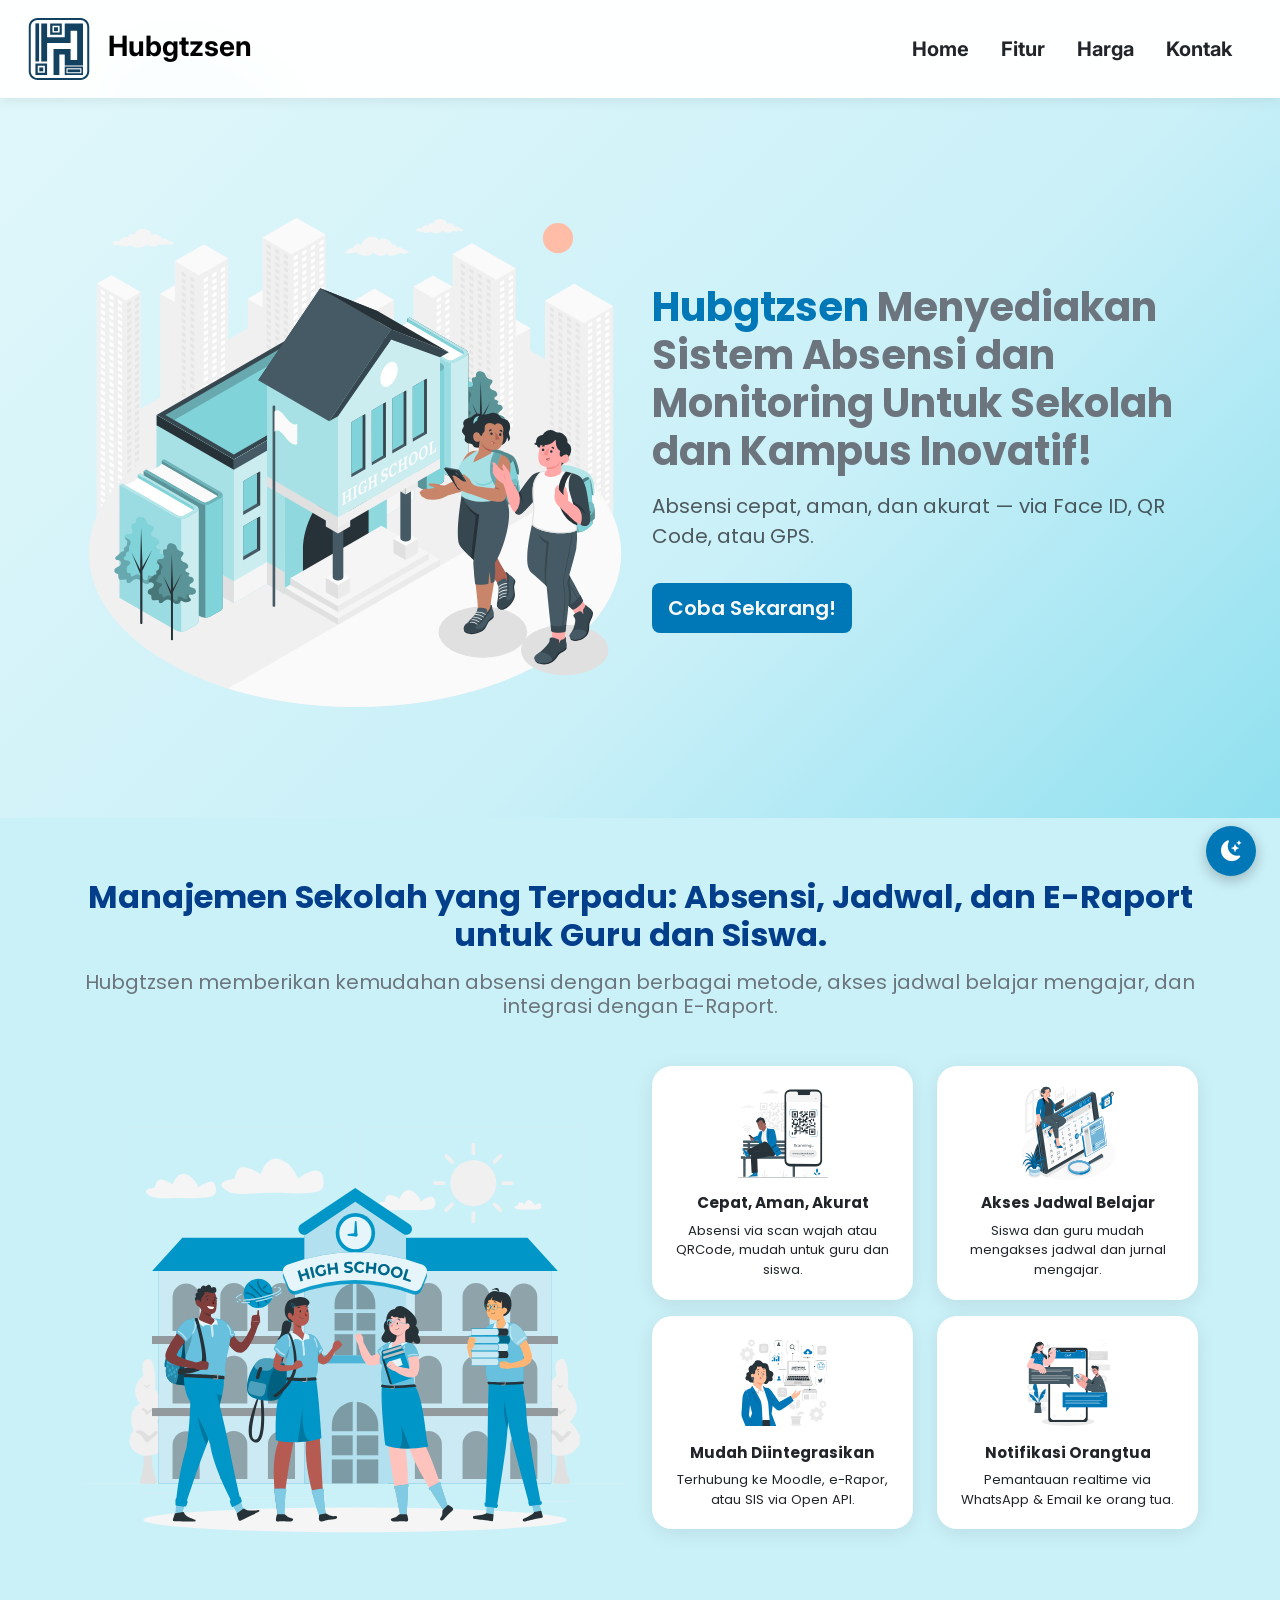
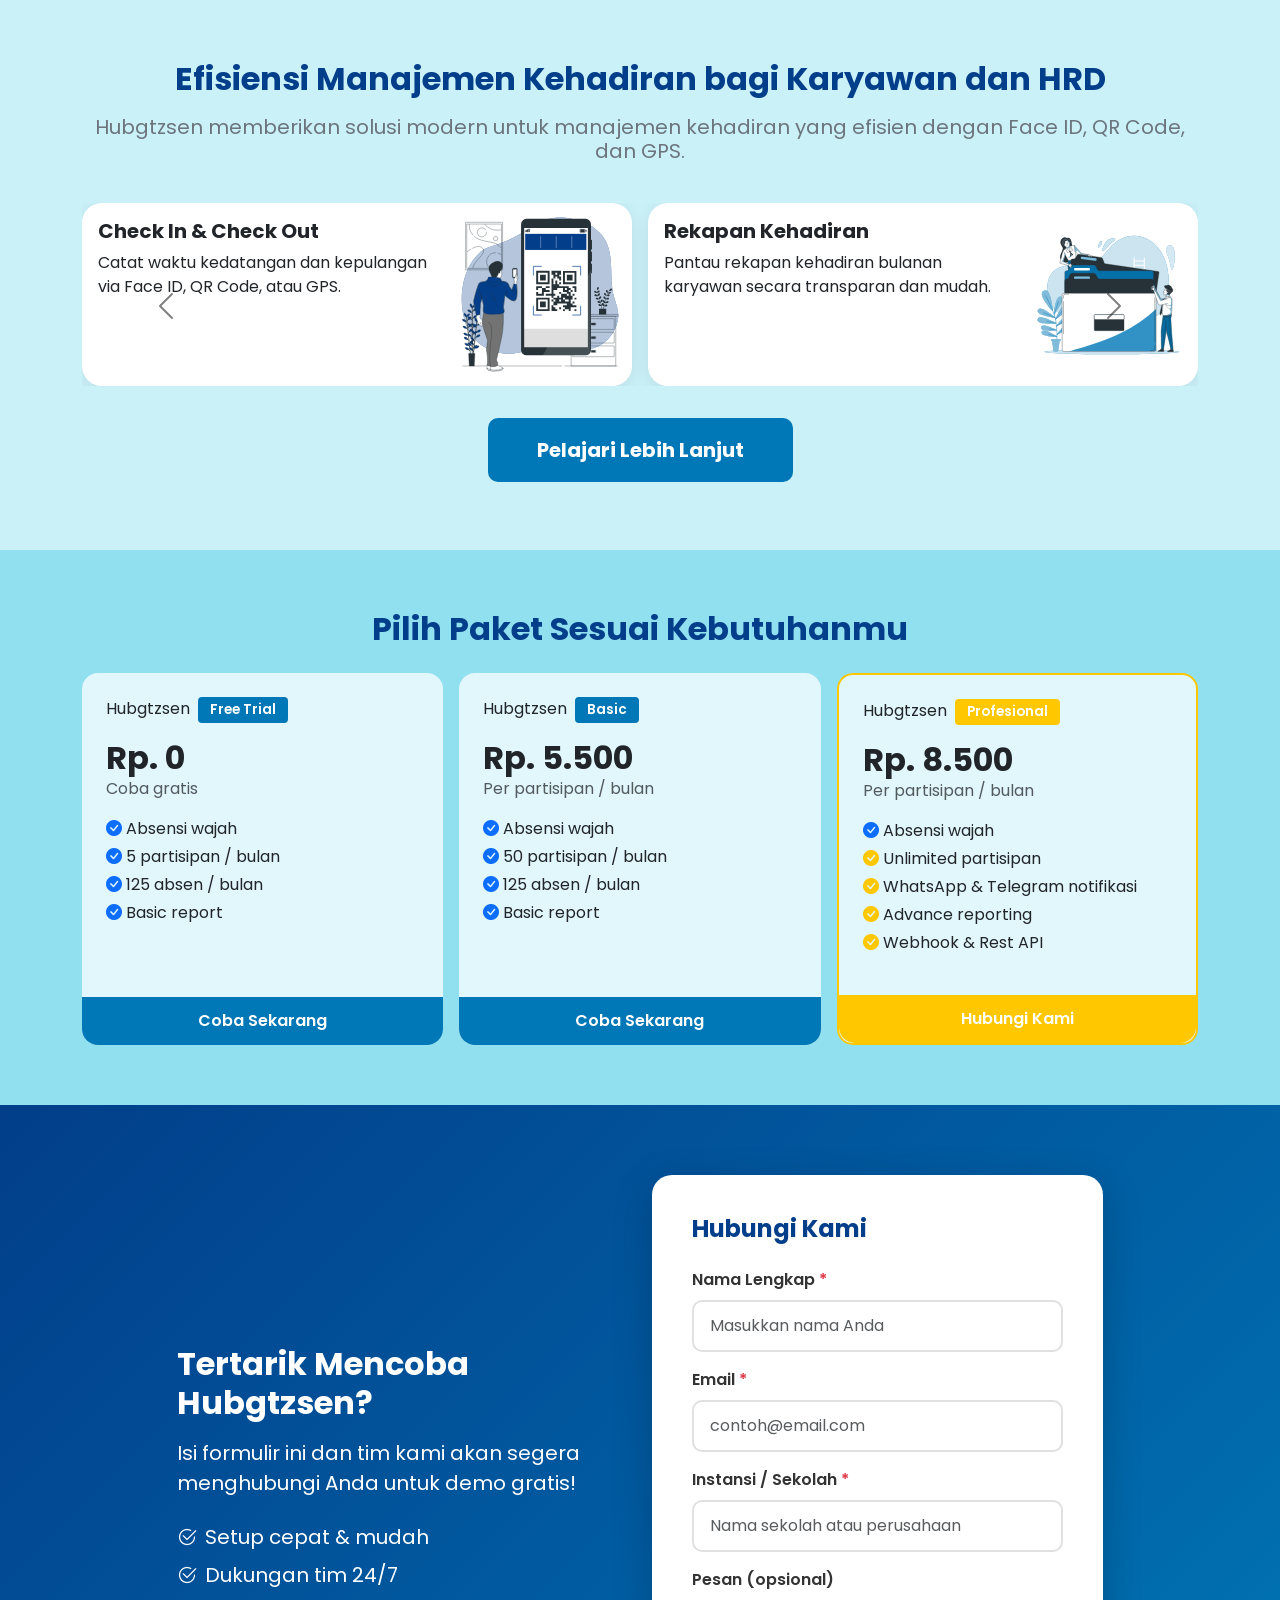
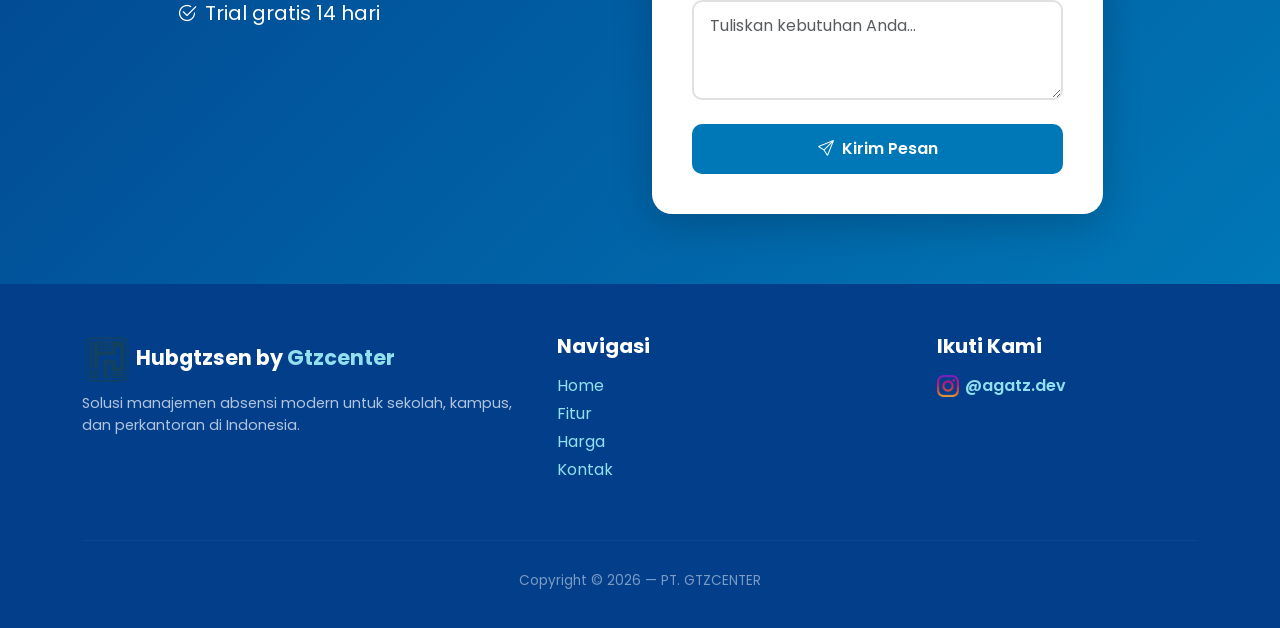
<file: index.html>
<!DOCTYPE html>
<html lang="id">

<head>
  <meta charset="UTF-8">
  <meta name="viewport" content="width=device-width, initial-scale=1.0">
  <title>Hubgtzsen</title>
  <link rel="icon" type="image/png" href="img/logo_hubgtzsen-ec9879fc.svg">
  <link rel="shortcut icon" href="img/logo_hubgtzsen-ec9879fc.svg" type="image/svg+xml">
  <meta name="description"
    content="Hubgtzsen adalah sistem absensi modern untuk sekolah, kampus, dan perusahaan dengan fitur Face ID, QR Code, dan GPS.">
  <meta name="keywords"
    content="absensi sekolah, absensi qr code, absensi face id, absensi kampus, absensi perusahaan, hubgtzsen, absen">
  <meta name="author" content="GTZCENTER">
  <meta name="robots" content="index, follow">
  <meta property="og:title" content="Hubgtzsen">
  <meta property="og:description"
    content="Sistem absensi modern dengan Face ID, QR Code, dan GPS untuk sekolah dan perusahaan.">
  <meta property="og:image"
    content="https://hubgtzsen.agatz.my.id/img/logo_hubgtzsen-ec9879fc.png">
  <meta property="og:url" content="https://hubgtzsen.agatz.my.id">
  <meta property="og:type" content="website">
  <meta property="og:site_name" content="Hubgtzsen">
  <meta name="twitter:card" content="summary_large_image">
  <meta name="twitter:title" content="Hubgtzsen">
  <meta name="twitter:description"
    content="Sistem absensi modern dengan Face ID, QR Code, dan GPS.">
  <meta name="twitter:image"
    content="https://hubgtzsen.agatz.my.id/img/logo_hubgtzsen-ec9879fc.png">
  <link href="https://cdn.jsdelivr.net/npm/bootstrap@5.3.2/dist/css/bootstrap.min.css" rel="stylesheet"
    integrity="sha384-T3c6CoIi6uLrA9TneNEoa7RxnatzjcDSCmG1MXxSR1GAsXEV/Dwwykc2MPK8M2HN" crossorigin="anonymous">
  <link rel="stylesheet" href="https://cdn.jsdelivr.net/npm/bootstrap-icons@1.11.2/font/bootstrap-icons.min.css">
  <link rel="preconnect" href="https://fonts.googleapis.com">
  <link rel="preconnect" href="https://fonts.gstatic.com" crossorigin>
  <link href="https://fonts.googleapis.com/css2?family=Inter:wght@400;600;700&family=Poppins:wght@300;400;500;600;700;800&display=swap" rel="stylesheet">
  <link rel="stylesheet" href="style.css">
</head>

<body>
  <header>
    <nav class="navbar navbar-expand-lg" aria-label="Navigasi utama">
      <div class="container-fluid ps-4 pe-4">
        <a class="navbar-brand fw-bold fs-3" href="#home">
          <img src="img/logo_hubgtzsen-ec9879fc.svg" id="logo-navbar" class="me-2" alt="Logo Hubgtzsen">
          Hubgtzsen
        </a>
        <button class="navbar-toggler" type="button" data-bs-toggle="collapse" data-bs-target="#navbarNav"
          aria-controls="navbarNav" aria-expanded="false" aria-label="Toggle navigasi">
          <span class="navbar-toggler-icon"></span>
        </button>
        <div class="collapse navbar-collapse" id="navbarNav">
          <div class="navbar-nav ms-auto fw-bold fs-5">
            <a class="nav-link text-dark" href="#home">Home</a>
            <a class="nav-link text-dark mx-3" href="#fitur">Fitur</a>
            <a class="nav-link text-dark" href="#harga">Harga</a>
            <a class="nav-link text-dark mx-3" href="#kontak">Kontak</a>
          </div>
        </div>
      </div>
    </nav>
  </header>
 
  <main>
    <section id="home" aria-labelledby="hero-heading">
      <div class="container">
        <div class="row align-items-center">
          <div class="col-md-6 mb-4 mb-md-0">
            <img src="img/High School-amico.svg" alt="Ilustrasi sekolah modern" class="img-fluid">
          </div>
          <div class="col-md-6">
            <h1 class="content-kanan text-secondary fw-bold fs-1" id="hero-heading">
              <span>Hubgtzsen</span> Menyediakan Sistem Absensi dan Monitoring Untuk Sekolah dan Kampus Inovatif!
            </h1>
            <p class="mt-3 text-muted fs-5" style="font-family:'Poppins',sans-serif;">
              Absensi cepat, aman, dan akurat — via Face ID, QR Code, atau GPS.
            </p>
            <button type="button" class="btn text-light mt-3 fs-5" id="btn-coba-sekarang"
              onclick="scrollToKontak()">
              Coba Sekarang!
            </button>
          </div>
        </div>
      </div>
    </section>
    
    <section id="fitur" aria-labelledby="fitur-heading">
      <div class="container">
        <h2 class="text-center fw-bold mb-3" id="fitur-heading">
          Manajemen Sekolah yang Terpadu: Absensi, Jadwal, dan E-Raport untuk Guru dan Siswa.
        </h2>
        <h3 class="text-center mt-2 mb-5 fw-normal fs-5 text-secondary">
          Hubgtzsen memberikan kemudahan absensi dengan berbagai metode, akses jadwal belajar mengajar, dan integrasi dengan E-Raport.
        </h3>

        <div class="row mt-3 mb-5">
          <div class="col-md-6 mb-4 mb-md-0">
            <img src="img/school.svg" class="img-fluid" alt="Ilustrasi sekolah">
          </div>
          <div class="col-md-6">
            <div class="row">
              <div class="col-6 mb-3">
                <div class="card feature-card text-center p-3 h-100">
                  <img src="img/qr-school.svg" alt="QR School" class="mx-auto mb-2" style="width:100px;">
                  <div class="card-body p-1">
                    <h5 class="card-title fw-bold" style="font-size:0.95rem;">Cepat, Aman, Akurat</h5>
                    <p class="card-text" style="font-size:0.82rem;">Absensi via scan wajah atau QRCode, mudah untuk guru dan siswa.</p>
                  </div>
                </div>
              </div>
              <div class="col-6 mb-3">
                <div class="card feature-card text-center p-3 h-100">
                  <img src="img/schedule.svg" alt="Jadwal" class="mx-auto mb-2" style="width:100px;">
                  <div class="card-body p-1">
                    <h5 class="card-title fw-bold" style="font-size:0.95rem;">Akses Jadwal Belajar</h5>
                    <p class="card-text" style="font-size:0.82rem;">Siswa dan guru mudah mengakses jadwal dan jurnal mengajar.</p>
                  </div>
                </div>
              </div>
              <div class="col-6 mb-3">
                <div class="card feature-card text-center p-3 h-100">
                  <img src="img/integration.svg" alt="Integrasi" class="mx-auto mb-2" style="width:100px;">
                  <div class="card-body p-1">
                    <h5 class="card-title fw-bold" style="font-size:0.95rem;">Mudah Diintegrasikan</h5>
                    <p class="card-text" style="font-size:0.82rem;">Terhubung ke Moodle, e-Rapor, atau SIS via Open API.</p>
                  </div>
                </div>
              </div>
              <!-- Card 4 -->
              <div class="col-6 mb-3">
                <div class="card feature-card text-center p-3 h-100">
                  <img src="img/message.svg" alt="Notifikasi" class="mx-auto mb-2" style="width:100px;">
                  <div class="card-body p-1">
                    <h5 class="card-title fw-bold" style="font-size:0.95rem;">Notifikasi Orangtua</h5>
                    <p class="card-text" style="font-size:0.82rem;">Pemantauan realtime via WhatsApp & Email ke orang tua.</p>
                  </div>
                </div>
              </div>
            </div>
          </div>
        </div>

        <div class="row mt-4 mb-3">
          <h2 class="text-center fw-bold" style="color:#023E8A;">Efisiensi Manajemen Kehadiran bagi Karyawan dan HRD</h2>
          <h3 class="text-center mt-2 mb-4 fw-normal fs-5 text-secondary">
            Hubgtzsen memberikan solusi modern untuk manajemen kehadiran yang efisien dengan Face ID, QR Code, dan GPS.
          </h3>
        </div>

        <div id="carouselFitur" class="carousel slide pb-4" data-bs-ride="carousel">
          <div class="carousel-inner">
            <div class="carousel-item active">
              <div class="row g-3">
                <div class="col-md-6">
                  <div class="card feature-card h-100">
                    <div class="row g-0 h-100">
                      <div class="col-8">
                        <div class="card-body">
                          <h5 class="card-title fw-bold">Check In & Check Out</h5>
                          <p class="card-text">Catat waktu kedatangan dan kepulangan via Face ID, QR Code, atau GPS.</p>
                        </div>
                      </div>
                      <div class="col-4 d-flex align-items-center justify-content-center p-2">
                        <img src="img/qr office.svg" class="img-fluid" alt="QR Office">
                      </div>
                    </div>
                  </div>
                </div>
                <div class="col-md-6">
                  <div class="card feature-card h-100">
                    <div class="row g-0 h-100">
                      <div class="col-8">
                        <div class="card-body">
                          <h5 class="card-title fw-bold">Rekapan Kehadiran</h5>
                          <p class="card-text">Pantau rekapan kehadiran bulanan karyawan secara transparan dan mudah.</p>
                        </div>
                      </div>
                      <div class="col-4 d-flex align-items-center justify-content-center p-2">
                        <img src="img/archive.svg" class="img-fluid" alt="Rekapan">
                      </div>
                    </div>
                  </div>
                </div>
              </div>
            </div>
            <div class="carousel-item">
              <div class="row g-3">
                <div class="col-md-6">
                  <div class="card feature-card h-100">
                    <div class="row g-0 h-100">
                      <div class="col-8">
                        <div class="card-body">
                          <h5 class="card-title fw-bold">Perhitungan Salary</h5>
                          <p class="card-text">Transparansi perhitungan gaji karyawan berbasis data presensi yang akurat.</p>
                        </div>
                      </div>
                      <div class="col-4 d-flex align-items-center justify-content-center p-2">
                        <img src="img/calculate.svg" class="img-fluid" alt="Salary">
                      </div>
                    </div>
                  </div>
                </div>
                <div class="col-md-6">
                  <div class="card feature-card h-100">
                    <div class="row g-0 h-100">
                      <div class="col-8">
                        <div class="card-body">
                          <h5 class="card-title fw-bold">Pengajuan Cuti</h5>
                          <p class="card-text">Formulir pengajuan cuti digital yang efisien dan mudah dikelola karyawan.</p>
                        </div>
                      </div>
                      <div class="col-4 d-flex align-items-center justify-content-center p-2">
                        <img src="img/form.svg" class="img-fluid" alt="Cuti">
                      </div>
                    </div>
                  </div>
                </div>
              </div>
            </div>
            <div class="carousel-item">
              <div class="row g-3">
                <div class="col-md-6">
                  <div class="card feature-card h-100">
                    <div class="row g-0 h-100">
                      <div class="col-8">
                        <div class="card-body">
                          <h5 class="card-title fw-bold">Validasi Cuti oleh HRD</h5>
                          <p class="card-text">Proses cuti lebih transparan dengan validasi langsung dari HRD perusahaan.</p>
                        </div>
                      </div>
                      <div class="col-4 d-flex align-items-center justify-content-center p-2">
                        <img src="img/verifed.svg" class="img-fluid" alt="Validasi">
                      </div>
                    </div>
                  </div>
                </div>
              </div>
            </div>
          </div>
          <button class="carousel-control-prev" type="button" data-bs-target="#carouselFitur" data-bs-slide="prev"
            style="filter:invert(1) brightness(0.4);">
            <span class="carousel-control-prev-icon" aria-hidden="true"></span>
            <span class="visually-hidden">Previous</span>
          </button>
          <button class="carousel-control-next" type="button" data-bs-target="#carouselFitur" data-bs-slide="next"
            style="filter:invert(1) brightness(0.4);">
            <span class="carousel-control-next-icon" aria-hidden="true"></span>
            <span class="visually-hidden">Next</span>
          </button>
        </div>

        <div class="text-center mt-2 mb-2">
          <a href="fitur.html" class="btn text-white fw-bold fs-5 px-5 py-3"
            style="background-color:#0077B6; border-radius:10px;">Pelajari Lebih Lanjut</a>
        </div>
      </div>
    </section>

    <section id="harga" aria-labelledby="harga-heading">
      <div class="container">
        <h2 class="mb-4 text-center fw-bold" id="harga-heading" style="color:#023e8a;">Pilih Paket Sesuai Kebutuhanmu</h2>
        <div class="row justify-content-center g-3">
          <!-- Free Trial -->
          <div class="col-12 col-sm-6 col-lg-4">
            <div class="price-card card">
              <div class="card-body p-4">
                <div class="mb-3">
                  Hubgtzsen&nbsp;
                  <span class="badge-paket" style="background-color:#0077B6;">Free Trial</span>
                </div>
                <h2 class="mb-0 fw-bold">Rp. 0</h2>
                <p class="text-muted mb-3">Coba gratis</p>
                <ul class="list-unstyled">
                  <li class="mb-1"><i class="bi bi-check-circle-fill text-primary"></i> Absensi wajah</li>
                  <li class="mb-1"><i class="bi bi-check-circle-fill text-primary"></i> 5 partisipan / bulan</li>
                  <li class="mb-1"><i class="bi bi-check-circle-fill text-primary"></i> 125 absen / bulan</li>
                  <li class="mb-1"><i class="bi bi-check-circle-fill text-primary"></i> Basic report</li>
                </ul>
              </div>
             <a href="https://wa.me/6283839531800?text=Halo%20saya%20tertarik%20mencoba%20demo%20gratis%20Hubgtzsen"class="btn-paket"target="_blank">Coba Sekarang</a>
            </div>
          </div>
          <div class="col-12 col-sm-6 col-lg-4">
            <div class="price-card card">
              <div class="card-body p-4">
                <div class="mb-3">
                  Hubgtzsen&nbsp;
                  <span class="badge-paket" style="background-color:#0077B6;">Basic</span>
                </div>
                <h2 class="mb-0 fw-bold">Rp. 5.500</h2>
                <p class="text-muted mb-3">Per partisipan / bulan</p>
                <ul class="list-unstyled">
                  <li class="mb-1"><i class="bi bi-check-circle-fill text-primary"></i> Absensi wajah</li>
                  <li class="mb-1"><i class="bi bi-check-circle-fill text-primary"></i> 50 partisipan / bulan</li>
                  <li class="mb-1"><i class="bi bi-check-circle-fill text-primary"></i> 125 absen / bulan</li>
                  <li class="mb-1"><i class="bi bi-check-circle-fill text-primary"></i> Basic report</li>
                </ul>
              </div>
                <a href="https://wa.me/6283839531800?text=Halo%20saya%20tertarik%20membeli%20paket%20basic%20Hubgtzsen" class="btn-paket" target="_blank">Coba Sekarang</a>
            </div>
          </div>
          <div class="col-12 col-sm-6 col-lg-4">
            <div class="price-card card" style="border: 2px solid #FFC700;">
              <div class="card-body p-4">
                <div class="mb-3">
                  Hubgtzsen&nbsp;
                  <span class="badge-paket" style="background-color:#FFC700;">Profesional</span>
                </div>
                <h2 class="mb-0 fw-bold">Rp. 8.500</h2>
                <p class="text-muted mb-3">Per partisipan / bulan</p>
                <ul class="list-unstyled">
                  <li class="mb-1"><i class="bi bi-check-circle-fill text-primary"></i> Absensi wajah</li>
                  <li class="mb-1"><i class="bi bi-check-circle-fill" style="color:#FFC700;"></i> Unlimited partisipan</li>
                  <li class="mb-1"><i class="bi bi-check-circle-fill" style="color:#FFC700;"></i> WhatsApp & Telegram notifikasi</li>
                  <li class="mb-1"><i class="bi bi-check-circle-fill" style="color:#FFC700;"></i> Advance reporting</li>
                  <li class="mb-1"><i class="bi bi-check-circle-fill" style="color:#FFC700;"></i> Webhook & Rest API</li>
                </ul>
              </div>
              <a href="https://wa.me/6283839531800" class="btn-paket gold">Hubungi Kami</a>
            </div>
          </div>
        </div>
      </div>
    </section>

    <section id="kontak" aria-labelledby="kontak-heading">
      <div class="container">
        <div class="row justify-content-center align-items-center">
          <div class="col-md-5 mb-5 mb-md-0 text-white">
            <h2 class="fw-bold mb-3" id="kontak-heading">Tertarik Mencoba Hubgtzsen?</h2>
            <p class="fs-5">Isi formulir ini dan tim kami akan segera menghubungi Anda untuk demo gratis!</p>
            <ul class="list-unstyled mt-4 fs-5">
              <li class="mb-2"><i class="bi bi-check2-circle me-2"></i>Setup cepat & mudah</li>
              <li class="mb-2"><i class="bi bi-check2-circle me-2"></i>Dukungan tim 24/7</li>
              <li class="mb-2"><i class="bi bi-check2-circle me-2"></i>Trial gratis 14 hari</li>
            </ul>
          </div>
          <div class="col-md-6 col-lg-5">
            <div class="form-card">
              <h4 class="fw-bold mb-4" style="color:#023e8a;">Hubungi Kami</h4>

              <div id="kontakForm">
                <div class="mb-3">
                  <label for="inputNama" class="form-label fw-semibold">Nama Lengkap <span class="text-danger">*</span></label>
                  <input type="text" class="form-control" id="inputNama" placeholder="Masukkan nama Anda">
                  <div class="invalid-feedback" id="errNama">Nama tidak boleh kosong.</div>
                </div>
                <div class="mb-3">
                  <label for="inputEmail" class="form-label fw-semibold">Email <span class="text-danger">*</span></label>
                  <input type="email" class="form-control" id="inputEmail" placeholder="contoh@email.com">
                  <div class="invalid-feedback" id="errEmail">Masukkan alamat email yang valid.</div>
                </div>
                <div class="mb-3">
                  <label for="inputInstansi" class="form-label fw-semibold">Instansi / Sekolah <span class="text-danger">*</span></label>
                  <input type="text" class="form-control" id="inputInstansi" placeholder="Nama sekolah atau perusahaan">
                  <div class="invalid-feedback" id="errInstansi">Instansi tidak boleh kosong.</div>
                </div>
                <div class="mb-4">
                  <label for="inputPesan" class="form-label fw-semibold">Pesan (opsional)</label>
                  <textarea class="form-control" id="inputPesan" rows="3" placeholder="Tuliskan kebutuhan Anda..."></textarea>
                </div>
                <button type="button" id="btn-kirim" onclick="submitForm()">
                  <i class="bi bi-send me-2"></i>Kirim Pesan
                </button>
                <div id="form-success" class="mt-3">
                  <i class="bi bi-check-circle-fill me-2"></i>
                  Pesan berhasil dikirim! Tim kami akan segera menghubungi Anda.
                </div>
              </div>
            </div>
          </div>
        </div>
      </div>
    </section>

  </main>
  <footer aria-label="Footer Hubgtzsen">
    <div class="container">
      <div class="row">
        <div class="col-lg-5 mb-4">
          <div class="footer-brand">
            <img src="img/logo_hubgtzsen-ec9879fc.svg" id="logo-navbar" alt="Logo" style="width:50px;">
            Hubgtzsen by <a href="#">Gtzcenter</a>
          </div>
          <p class="mt-2" style="color:#b0c4de; font-size:0.9rem;">
            Solusi manajemen absensi modern untuk sekolah, kampus, dan perkantoran di Indonesia.
          </p>
        </div>
        <div class="col-lg-4 mb-4">
          <h5 class="text-white fw-bold mb-3">Navigasi</h5>
          <ul style="list-style:none; padding:0; margin:0;">
            <li class="mb-1"><a href="#home">Home</a></li>
            <li class="mb-1"><a href="#fitur">Fitur</a></li>
            <li class="mb-1"><a href="#harga">Harga</a></li>
            <li class="mb-1"><a href="#kontak">Kontak</a></li>
          </ul>
        </div>
        <div class="col-lg-3 mb-4">
          <h5 class="text-white fw-bold mb-3">Ikuti Kami</h5>
          <a href="" class="fw-semibold fs-6 d-flex align-items-center">
            <img src="img/instagram.png" id="instagram" alt="Instagram">
            @agatz.dev
          </a>
        </div>
      </div>
      <hr>
      <p class="copyright">Copyright &copy; 2026 — PT. GTZCENTER</p>
    </div>
  </footer>

  <button id="dark-toggle" title="Toggle Dark Mode" onclick="toggleDarkMode()">
    <i class="bi bi-moon-stars-fill" id="dark-icon"></i>
  </button>

  <script src="https://cdn.jsdelivr.net/npm/@popperjs/core@2.11.8/dist/umd/popper.min.js"
    integrity="sha384-I7E8VVD/ismYTF4hNIPjVp/Zjvgyol6VFvRkX/vR+Vc4jQkC+hVqc2pM8ODewa9r" crossorigin="anonymous"></script>
  <script src="https://cdn.jsdelivr.net/npm/bootstrap@5.3.2/dist/js/bootstrap.min.js"
    integrity="sha384-BBtl+eGJRgqQAUMxJ7pMwbEyER4l1g+O15P+16Ep7Q9Q+zqX6gSbd85u4mG4QzX+" crossorigin="anonymous"></script>
  <script src="script.js"></script>
</body>
</html>
</file>
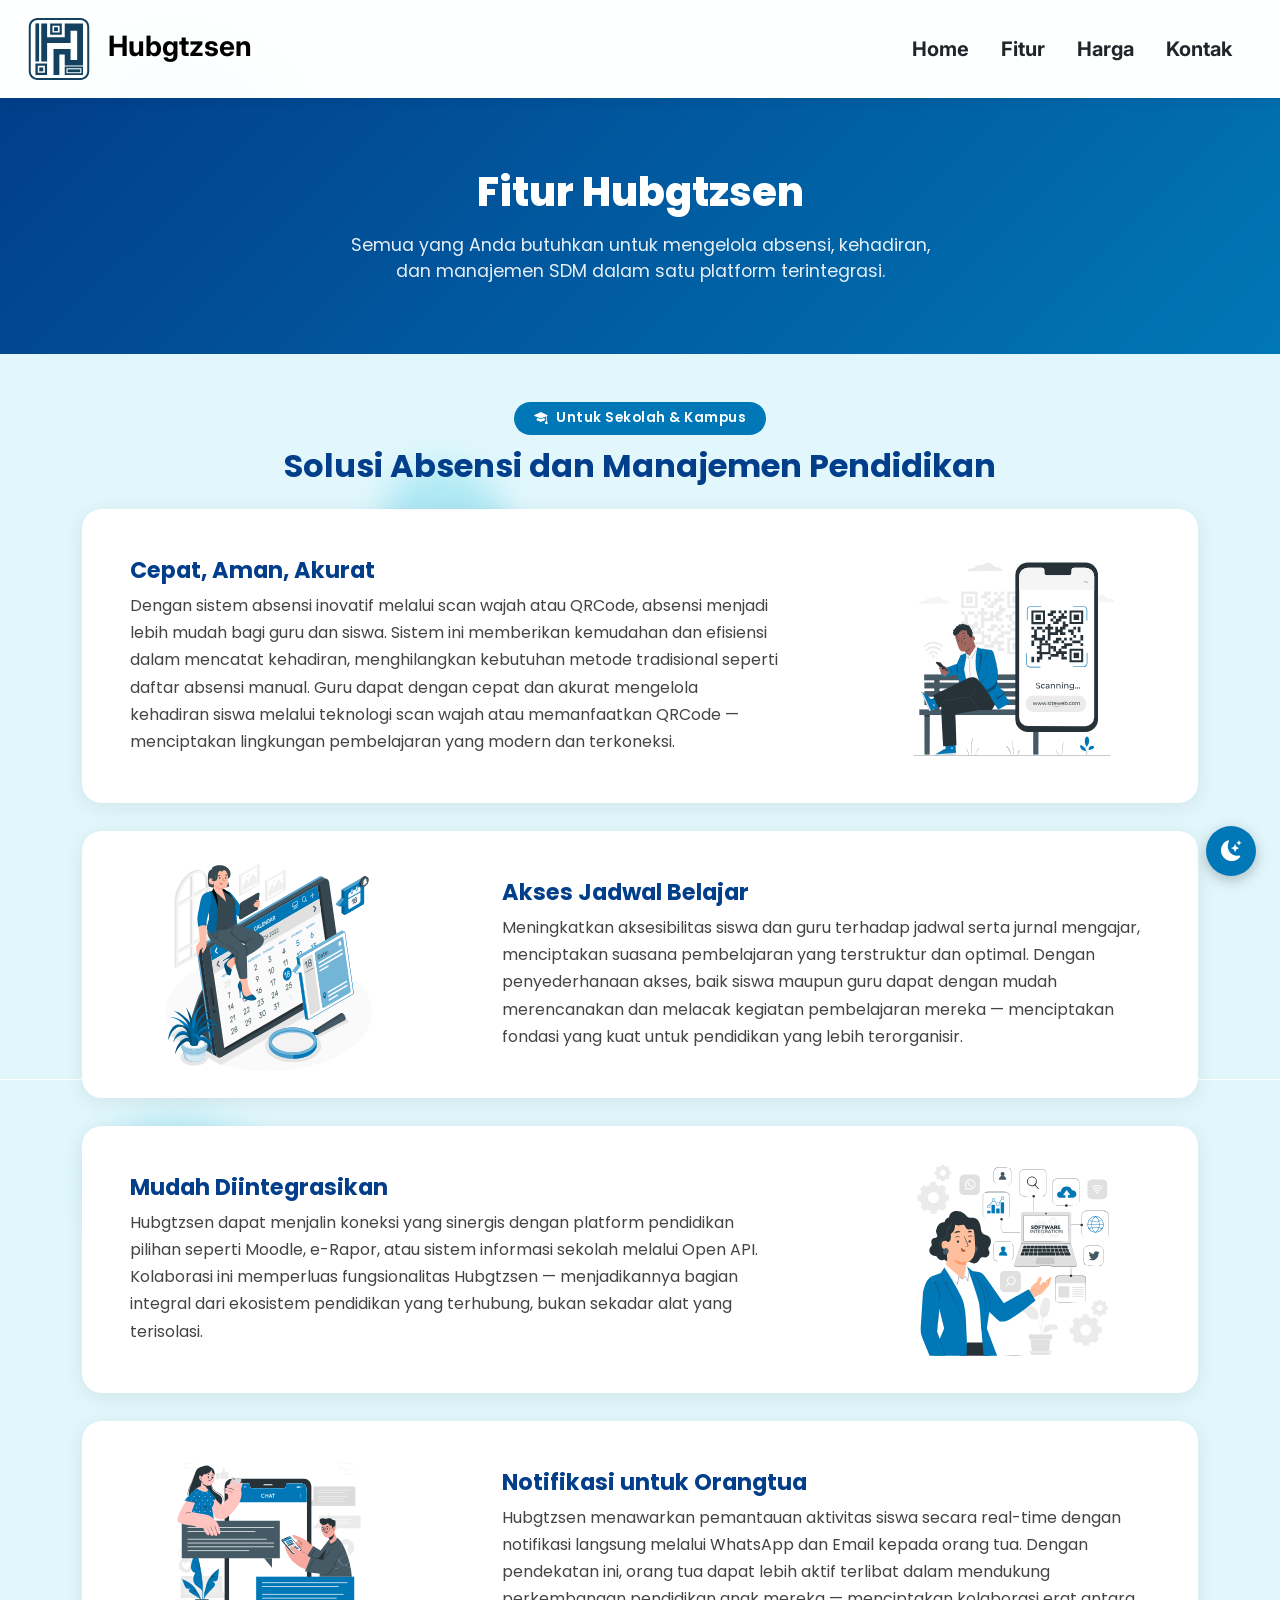
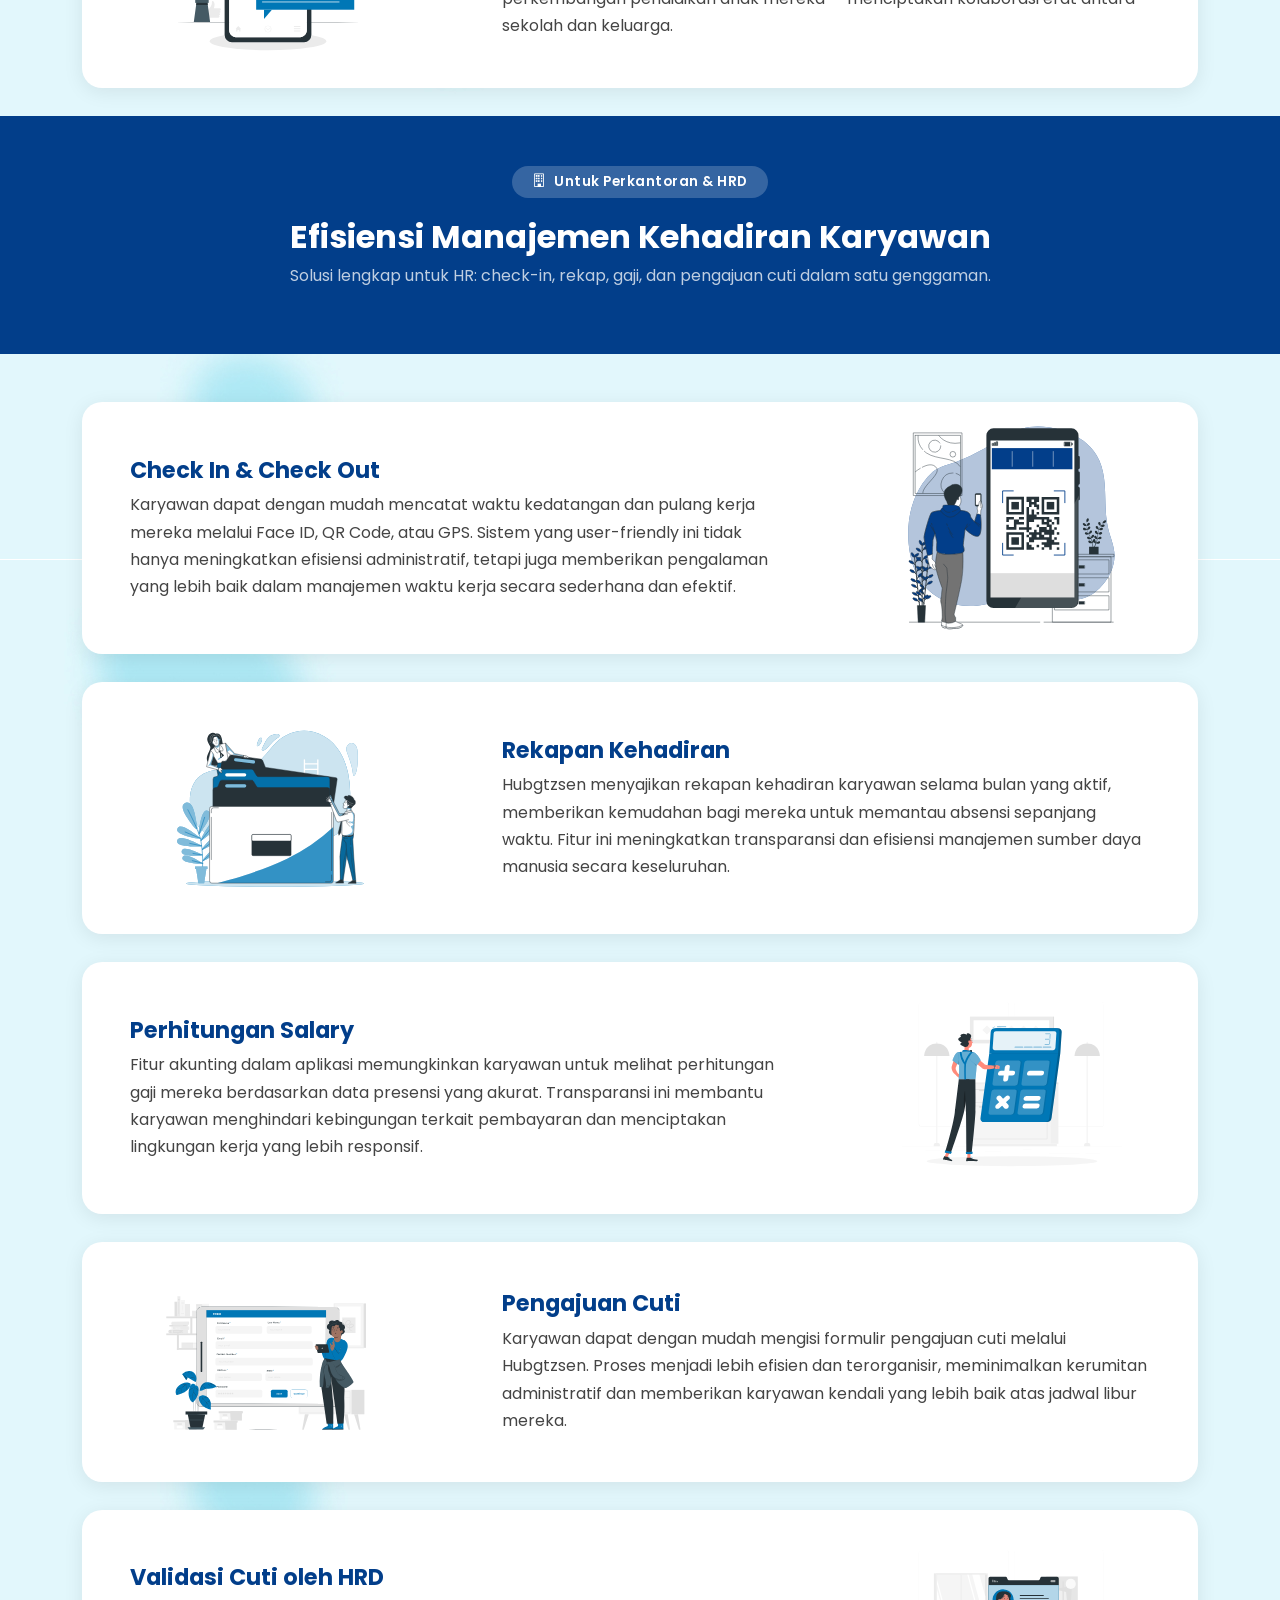
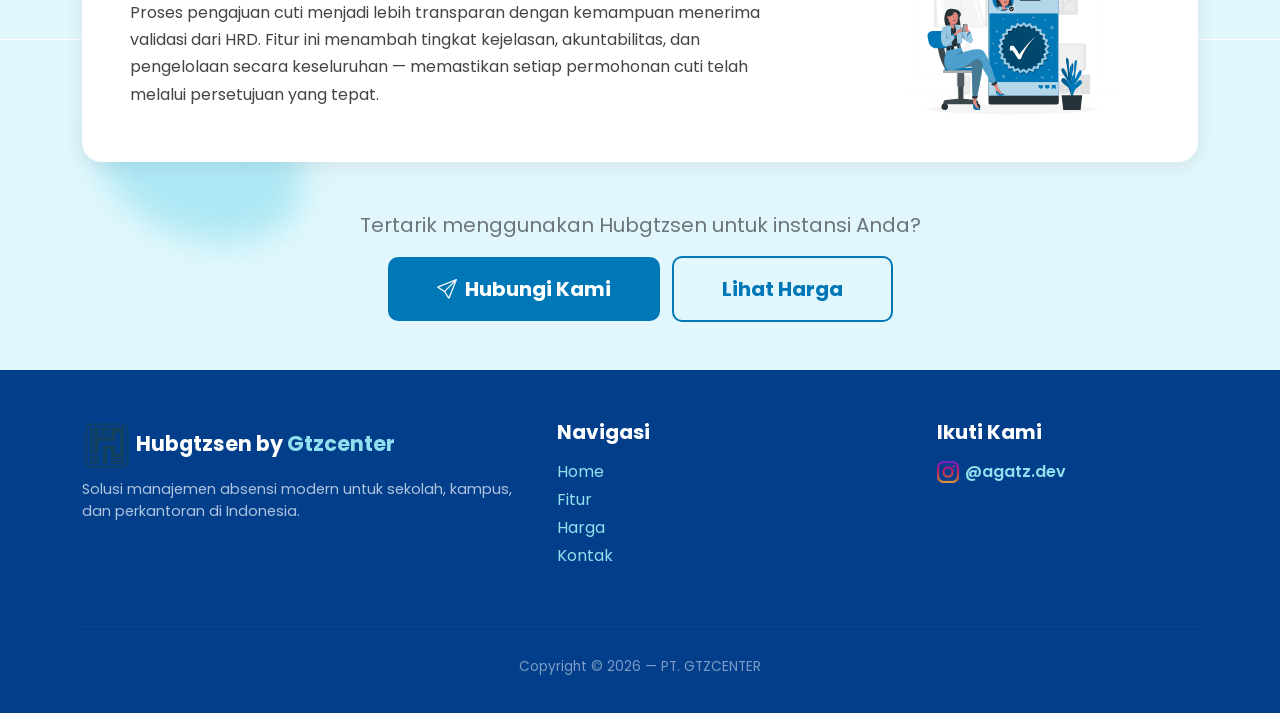
<file: fitur.html>
<!DOCTYPE html>
<html lang="id">
<head>
  <meta charset="UTF-8" />
  <meta name="viewport" content="width=device-width, initial-scale=1.0" />
  <title>Fitur Hubgtzsen</title>
  <link rel="icon" type="image/png" href="img/logo_hubgtzsen-ec9879fc.png">
  <link rel="shortcut icon" href="img/logo_hubgtzsen-ec9879fc.png" type="image/svg+xml">
  <meta name="description"
    content="Hubgtzsen adalah sistem absensi modern untuk sekolah, kampus, dan perusahaan dengan fitur Face ID, QR Code, dan GPS.">
  <meta name="keywords"
    content="absensi sekolah, absensi qr code, absensi face id, absensi kampus, absensi perusahaan, hubgtzsen, absen">
  <meta name="author" content="GTZCENTER">
  <meta name="robots" content="index, follow">
  <meta property="og:title" content="Hubgtzsen">
  <meta property="og:description"
    content="Sistem absensi modern dengan Face ID, QR Code, dan GPS untuk sekolah dan perusahaan.">
  <meta property="og:image"
    content="https://hubgtzsen.agatz.my.id/img/logo_hubgtzsen-ec9879fc.png">
  <meta property="og:url" content="https://hubgtzsen.agatz.my.id">
  <meta property="og:type" content="website">
  <meta property="og:site_name" content="Hubgtzsen">
  <meta name="twitter:card" content="summary_large_image">
  <meta name="twitter:title" content="Hubgtzsen">
  <meta name="twitter:description"
    content="Sistem absensi modern dengan Face ID, QR Code, dan GPS.">
  <meta name="twitter:image"
    content="https://hubgtzsen.agatz.my.id/img/logo_hubgtzsen-ec9879fc.png">
  <link href="https://cdn.jsdelivr.net/npm/bootstrap@5.3.2/dist/css/bootstrap.min.css" rel="stylesheet"
    integrity="sha384-T3c6CoIi6uLrA9TneNEoa7RxnatzjcDSCmG1MXxSR1GAsXEV/Dwwykc2MPK8M2HN" crossorigin="anonymous" />
  <link rel="stylesheet" href="https://cdn.jsdelivr.net/npm/bootstrap-icons@1.11.2/font/bootstrap-icons.min.css" />
  <link rel="preconnect" href="https://fonts.googleapis.com" />
  <link rel="preconnect" href="https://fonts.gstatic.com" crossorigin />
  <link href="https://fonts.googleapis.com/css2?family=Inter:wght@400;600;700&family=Poppins:wght@300;400;500;600;700;800&display=swap" rel="stylesheet" />
  <link rel="stylesheet" href="style.css" />
</head>
<body>
  <header>
    <nav class="navbar navbar-expand-lg" aria-label="Navigasi utama">
      <div class="container-fluid ps-4 pe-4">
        <a class="navbar-brand fw-bold fs-3" href="index.html">
          <img src="img/logo_hubgtzsen-ec9879fc.svg" id="logo-navbar" class="me-2" alt="Logo Hubgtzsen">
          Hubgtzsen
        </a>
        <button class="navbar-toggler" type="button" data-bs-toggle="collapse" data-bs-target="#navbarNav"
          aria-controls="navbarNav" aria-expanded="false" aria-label="Toggle navigasi">
          <span class="navbar-toggler-icon"></span>
        </button>
        <div class="collapse navbar-collapse" id="navbarNav">
          <div class="navbar-nav ms-auto fw-bold fs-5">
            <a class="nav-link text-dark" href="index.html#home">Home</a>
            <a class="nav-link text-dark mx-3 active-nav" href="fitur.html">Fitur</a>
            <a class="nav-link text-dark" href="index.html#harga">Harga</a>
            <a class="nav-link text-dark mx-3" href="index.html#kontak">Kontak</a>
          </div>
        </div>
      </div>
    </nav>
  </header>

  <main>
    <section class="fitur-hero" aria-labelledby="fitur-heading">
      <div class="container">
        <h1 id="fitur-heading">Fitur Hubgtzsen</h1>
        <p class="mt-3">Semua yang Anda butuhkan untuk mengelola absensi, kehadiran, dan manajemen SDM dalam satu platform terintegrasi.</p>
      </div>
    </section>

    <section id="fitur-sekolah" aria-labelledby="sekolah-heading">
      <div class="container mt-5">
        <div class="text-center mb-4">
          <span class="section-label"><i class="bi bi-mortarboard-fill me-1"></i> Untuk Sekolah & Kampus</span>
          <h2 class="fw-bold" style="color:#023e8a;" id="sekolah-heading">Solusi Absensi dan Manajemen Pendidikan</h2>
        </div>
        <article class="card fitur-card">
          <div class="row g-0 align-items-center">
            <div class="col-md-8">
              <div class="card-body p-4 p-md-5">
                <h5 class="card-title">Cepat, Aman, Akurat</h5>
                <p class="card-text">
                  Dengan sistem absensi inovatif melalui scan wajah atau QRCode, absensi menjadi lebih mudah bagi guru dan siswa.
                  Sistem ini memberikan kemudahan dan efisiensi dalam mencatat kehadiran, menghilangkan kebutuhan metode tradisional
                  seperti daftar absensi manual. Guru dapat dengan cepat dan akurat mengelola kehadiran siswa melalui teknologi
                  scan wajah atau memanfaatkan QRCode — menciptakan lingkungan pembelajaran yang modern dan terkoneksi.
                </p>
              </div>
            </div>
            <div class="col-md-4 d-flex justify-content-center p-3">
              <img src="img/qr-school.svg" alt="Absensi QR Sekolah" />
            </div>
          </div>
        </article>
        <article class="card fitur-card">
          <div class="row g-0 align-items-center">
            <div class="col-md-4 d-flex justify-content-center p-3 order-md-1 order-2">
              <img src="img/schedule.svg" alt="Jadwal Belajar" />
            </div>
            <div class="col-md-8 order-md-2 order-1">
              <div class="card-body p-4 p-md-5">
                <h5 class="card-title">Akses Jadwal Belajar</h5>
                <p class="card-text">
                  Meningkatkan aksesibilitas siswa dan guru terhadap jadwal serta jurnal mengajar, menciptakan suasana pembelajaran
                  yang terstruktur dan optimal. Dengan penyederhanaan akses, baik siswa maupun guru dapat dengan mudah merencanakan
                  dan melacak kegiatan pembelajaran mereka — menciptakan fondasi yang kuat untuk pendidikan yang lebih terorganisir.
                </p>
              </div>
            </div>
          </div>
        </article>
        <article class="card fitur-card">
          <div class="row g-0 align-items-center">
            <div class="col-md-8">
              <div class="card-body p-4 p-md-5">
                <h5 class="card-title">Mudah Diintegrasikan</h5>
                <p class="card-text">
                  Hubgtzsen dapat menjalin koneksi yang sinergis dengan platform pendidikan pilihan seperti Moodle, e-Rapor,
                  atau sistem informasi sekolah melalui Open API. Kolaborasi ini memperluas fungsionalitas Hubgtzsen —
                  menjadikannya bagian integral dari ekosistem pendidikan yang terhubung, bukan sekadar alat yang terisolasi.
                </p>
              </div>
            </div>
            <div class="col-md-4 d-flex justify-content-center p-3">
              <img src="img/integration.svg" alt="Integrasi Platform" />
            </div>
          </div>
        </article>
        <article class="card fitur-card">
          <div class="row g-0 align-items-center">
            <div class="col-md-4 d-flex justify-content-center p-3 order-md-1 order-2">
              <img src="img/message.svg" alt="Notifikasi Orangtua" />
            </div>
            <div class="col-md-8 order-md-2 order-1">
              <div class="card-body p-4 p-md-5">
                <h5 class="card-title">Notifikasi untuk Orangtua</h5>
                <p class="card-text">
                  Hubgtzsen menawarkan pemantauan aktivitas siswa secara real-time dengan notifikasi langsung melalui WhatsApp
                  dan Email kepada orang tua. Dengan pendekatan ini, orang tua dapat lebih aktif terlibat dalam mendukung
                  perkembangan pendidikan anak mereka — menciptakan kolaborasi erat antara sekolah dan keluarga.
                </p>
              </div>
            </div>
          </div>
        </article>
      </div>
    </section>

    <div class="section-divider mt-4">
      <div class="container">
        <span class="section-label" style="background:rgba(255,255,255,0.2);">
          <i class="bi bi-building me-1"></i> Untuk Perkantoran & HRD
        </span>
        <h2 class="mt-2">Efisiensi Manajemen Kehadiran Karyawan</h2>
        <p class="mt-2 opacity-75">Solusi lengkap untuk HR: check-in, rekap, gaji, dan pengajuan cuti dalam satu genggaman.</p>
      </div>
    </div>

    <section id="fitur-kantor" aria-labelledby="kantor-heading">
      <div class="container mt-5">
        <article class="card fitur-card">
          <div class="row g-0 align-items-center">
            <div class="col-md-8">
              <div class="card-body p-4 p-md-5">
                <h5 class="card-title">Check In &amp; Check Out</h5>
                <p class="card-text">
                  Karyawan dapat dengan mudah mencatat waktu kedatangan dan pulang kerja mereka melalui Face ID, QR Code, atau GPS.
                  Sistem yang user-friendly ini tidak hanya meningkatkan efisiensi administratif, tetapi juga memberikan pengalaman
                  yang lebih baik dalam manajemen waktu kerja secara sederhana dan efektif.
                </p>
              </div>
            </div>
            <div class="col-md-4 d-flex justify-content-center p-3">
              <img src="img/qr office.svg" alt="Check In Check Out" />
            </div>
          </div>
        </article>
        <article class="card fitur-card">
          <div class="row g-0 align-items-center">
            <div class="col-md-4 d-flex justify-content-center p-3 order-md-1 order-2">
              <img src="img/archive.svg" alt="Rekapan Kehadiran" />
            </div>
            <div class="col-md-8 order-md-2 order-1">
              <div class="card-body p-4 p-md-5">
                <h5 class="card-title">Rekapan Kehadiran</h5>
                <p class="card-text">
                  Hubgtzsen menyajikan rekapan kehadiran karyawan selama bulan yang aktif, memberikan kemudahan bagi mereka untuk
                  memantau absensi sepanjang waktu. Fitur ini meningkatkan transparansi dan efisiensi manajemen sumber daya manusia
                  secara keseluruhan.
                </p>
              </div>
            </div>
          </div>
        </article>
        <article class="card fitur-card">
          <div class="row g-0 align-items-center">
            <div class="col-md-8">
              <div class="card-body p-4 p-md-5">
                <h5 class="card-title">Perhitungan Salary</h5>
                <p class="card-text">
                  Fitur akunting dalam aplikasi memungkinkan karyawan untuk melihat perhitungan gaji mereka berdasarkan data
                  presensi yang akurat. Transparansi ini membantu karyawan menghindari kebingungan terkait pembayaran dan
                  menciptakan lingkungan kerja yang lebih responsif.
                </p>
              </div>
            </div>
            <div class="col-md-4 d-flex justify-content-center p-3">
              <img src="img/calculate.svg" alt="Perhitungan Gaji" />
            </div>
          </div>
        </article>
        <article class="card fitur-card">
          <div class="row g-0 align-items-center">
            <div class="col-md-4 d-flex justify-content-center p-3 order-md-1 order-2">
              <img src="img/form.svg" alt="Pengajuan Cuti" />
            </div>
            <div class="col-md-8 order-md-2 order-1">
              <div class="card-body p-4 p-md-5">
                <h5 class="card-title">Pengajuan Cuti</h5>
                <p class="card-text">
                  Karyawan dapat dengan mudah mengisi formulir pengajuan cuti melalui Hubgtzsen. Proses menjadi lebih efisien
                  dan terorganisir, meminimalkan kerumitan administratif dan memberikan karyawan kendali yang lebih baik atas
                  jadwal libur mereka.
                </p>
              </div>
            </div>
          </div>
        </article>
        <article class="card fitur-card">
          <div class="row g-0 align-items-center">
            <div class="col-md-8">
              <div class="card-body p-4 p-md-5">
                <h5 class="card-title">Validasi Cuti oleh HRD</h5>
                <p class="card-text">
                  Proses pengajuan cuti menjadi lebih transparan dengan kemampuan menerima validasi dari HRD. Fitur ini
                  menambah tingkat kejelasan, akuntabilitas, dan pengelolaan secara keseluruhan — memastikan setiap permohonan
                  cuti telah melalui persetujuan yang tepat.
                </p>
              </div>
            </div>
            <div class="col-md-4 d-flex justify-content-center p-3">
              <img src="img/verifed.svg" alt="Validasi HRD" />
            </div>
          </div>
        </article>

        <div class="text-center my-5">
          <p class="fs-5 text-secondary mb-3">Tertarik menggunakan Hubgtzsen untuk instansi Anda?</p>
          <a href="index.html#kontak" class="btn text-white fw-bold fs-5 px-5 py-3 me-2"
            style="background-color:#0077B6; border-radius:10px;">
            <i class="bi bi-send me-2"></i>Hubungi Kami
          </a>
          <a href="index.html#harga" class="btn fw-bold fs-5 px-5 py-3"
            style="border: 2px solid #0077B6; color:#0077B6; border-radius:10px;">
            Lihat Harga
          </a>
        </div>

      </div>
    </section>
  </main>

  <footer aria-label="Footer Hubgtzsen">
    <div class="container">
      <div class="row">
        <div class="col-lg-5 mb-4">
          <div class="footer-brand">
            <img src="img/logo_hubgtzsen-ec9879fc.svg" style="width:50px;" alt="Logo">
            Hubgtzsen by <a href="#">Gtzcenter</a>
          </div>
          <p class="mt-2" style="color:#b0c4de; font-size:0.9rem;">
            Solusi manajemen absensi modern untuk sekolah, kampus, dan perkantoran di Indonesia.
          </p>
        </div>
        <div class="col-lg-4 mb-4">
          <h5 class="text-white fw-bold mb-3">Navigasi</h5>
          <ul style="list-style:none; padding:0; margin:0;">
            <li class="mb-1"><a href="index.html#home">Home</a></li>
            <li class="mb-1"><a href="fitur.html">Fitur</a></li>
            <li class="mb-1"><a href="index.html#harga">Harga</a></li>
            <li class="mb-1"><a href="index.html#kontak">Kontak</a></li>
          </ul>
        </div>
        <div class="col-lg-3 mb-4">
          <h5 class="text-white fw-bold mb-3">Ikuti Kami</h5>
          <a href="" class="fw-semibold fs-6 d-flex align-items-center">
            <img src="img/instagram.png" id="instagram" alt="Instagram">
            @agatz.dev
          </a>
        </div>
      </div>
      <hr>
      <p class="copyright">Copyright &copy; 2026 — PT. GTZCENTER</p>
    </div>
  </footer>

  <button id="dark-toggle" title="Toggle Dark Mode" onclick="toggleDarkMode()">
    <i class="bi bi-moon-stars-fill" id="dark-icon"></i>
  </button>

  <button id="back-top" title="Kembali ke atas" onclick="window.scrollTo({top:0,behavior:'smooth'})">
    <i class="bi bi-arrow-up"></i>
  </button>

  <script src="https://cdn.jsdelivr.net/npm/@popperjs/core@2.11.8/dist/umd/popper.min.js"
    integrity="sha384-I7E8VVD/ismYTF4hNIPjVp/Zjvgyol6VFvRkX/vR+Vc4jQkC+hVqc2pM8ODewa9r" crossorigin="anonymous"></script>
  <script src="https://cdn.jsdelivr.net/npm/bootstrap@5.3.2/dist/js/bootstrap.min.js"
    integrity="sha384-BBtl+eGJRgqQAUMxJ7pMwbEyER4l1g+O15P+16Ep7Q9Q+zqX6gSbd85u4mG4QzX+" crossorigin="anonymous"></script>
  <script src="script.js"></script>
  <script>
    window.addEventListener('scroll', function () {
      const btn = document.getElementById('back-top');
      btn.style.display = window.scrollY > 300 ? 'flex' : 'none';
      btn.style.alignItems = 'center';
      btn.style.justifyContent = 'center';
    });
  </script>
</body>
</html>
</file>
<file: style.css>
@font-face {
  font-family: Poetsen-one;
  src: url(font/PoetsenOne-Regular.ttf);
  font-display: swap;
}

html {
  scroll-behavior: smooth;
}

body {
  font-family: 'Poppins', sans-serif;
  background-color: #caf0f8;
  background-image: url(img/Background-home.jpg);
}

body.dark-mode {
  background-color: #0f172a !important;
  background-image: none !important;
  color: #e2e8f0;
}

body.dark-mode .navbar {
  background-color: rgba(15,23,42,0.97) !important;
}

body.dark-mode .navbar a {
  color: #e2e8f0 !important;
}

body.dark-mode .card,
body.dark-mode .feature-card,
body.dark-mode .price-card,
body.dark-mode .fitur-card {
  background-color: #1e293b;
  color: #e2e8f0;
  border-color: #334155;
}

body.dark-mode .card-text,
body.dark-mode .fitur-card .card-text {
  color: #cbd5e1;
}

body.dark-mode .fitur-card .card-title {
  color: #90e0ef;
}

body.dark-mode .fitur-hero {
  background: linear-gradient(135deg, #0d1117 0%, #1e293b 100%) !important;
}

body.dark-mode .fitur-hero h1 {
  color: #90e0ef;
}

body.dark-mode .fitur-hero p {
  color: #94a3b8;
  opacity: 1;
}

body.dark-mode #home {
  background: linear-gradient(135deg, #0f172a 0%, #1e293b 100%) !important;
}

body.dark-mode #fitur,
body.dark-mode .fitur-section {
  background-color: #1e293b !important;
}

body.dark-mode #fitur h2 {
  color: #90e0ef;
}

body.dark-mode #fitur-sekolah,
body.dark-mode #fitur-kantor {
  background-color: #0f172a !important;
}

body.dark-mode #fitur-sekolah h2,
body.dark-mode #fitur-kantor h2 {
  color: #90e0ef !important;
}

body.dark-mode #harga {
  background-color: #1e3a5f !important;
}

body.dark-mode .section-label {
  background-color: #1e3a5f !important;
  color: #90e0ef;
}

body.dark-mode .section-divider {
  background-color: #0d2137 !important;
}

body.dark-mode .text-secondary {
  color: #94a3b8 !important;
}

body.dark-mode a.btn[style*="border: 2px solid #0077B6"] {
  border-color: #90e0ef !important;
  color: #90e0ef !important;
  background-color: transparent !important;
}

body.dark-mode a.btn[style*="border: 2px solid #0077B6"]:hover {
  background-color: #1e3a5f !important;
}

ul {
  list-style-type: none;
}

#logo-navbar {
  width: 70px;
}

.navbar {
  font-family: 'Inter', sans-serif;
  background-color: rgba(255,255,255,0.95);
  backdrop-filter: blur(8px);
  box-shadow: 0 2px 12px rgba(0,0,0,0.08);
  position: sticky;
  top: 0;
  z-index: 1000;
}

.nav-link:hover {
  color: #0077B6 !important;
  transition: color 0.2s;
}

.active-nav {
  color: #0077B6 !important;
  font-weight: 700;
}

#home {
  min-height: 80vh;
  display: flex;
  align-items: center;
  background: linear-gradient(135deg, #e0f7fa 0%, #caf0f8 60%, #90e0ef 100%);
  padding: 60px 20px;
}

#home img {
  max-width: 100%;
  animation: floatUp 0.8s ease both;
}

.content-kanan {
  font-family: 'Poppins', sans-serif;
  animation: fadeInRight 0.9s ease both;
}

span {
  color: #0077B6;
}

.fitur-hero {
  background: linear-gradient(135deg, #023e8a 0%, #0077B6 100%);
  color: white;
  padding: 70px 20px;
  text-align: center;
  font-family: 'Poppins', sans-serif;
}

.fitur-hero h1 {
  font-weight: 800;
  font-size: 2.5rem;
}

.fitur-hero p {
  font-size: 1.1rem;
  opacity: 0.9;
  max-width: 600px;
  margin: 0 auto;
}

@keyframes floatUp {
  from { opacity: 0; transform: translateY(30px); }
  to { opacity: 1; transform: translateY(0); }
}

@keyframes fadeInRight {
  from { opacity: 0; transform: translateX(30px); }
  to { opacity: 1; transform: translateX(0); }
}

#btn-coba-sekarang {
  background-color: #0077B6;
  height: 50px;
  width: 200px;
  font-family: 'Poppins', sans-serif;
  font-weight: 600;
  border-radius: 8px;
  transition: background-color 0.3s, transform 0.2s;
}

#btn-coba-sekarang:hover {
  background-color: #023e8a;
  transform: translateY(-2px);
}

#stats-bar {
  background-color: #0077B6;
  color: white;
  padding: 30px 0;
}

.stat-item {
  text-align: center;
  padding: 10px;
}

.stat-number {
  font-size: 2rem;
  font-weight: 800;
  font-family: 'Poppins', sans-serif;
}

.stat-label {
  font-size: 0.9rem;
  opacity: 0.85;
}

#fitur {
  background-color: #caf0f8;
  padding: 60px 20px;
}

#fitur h2 {
  color: #023E8A;
}

.section-label {
  display: inline-block;
  background-color: #0077B6;
  color: white;
  border-radius: 30px;
  padding: 6px 20px;
  font-size: 0.85rem;
  font-weight: 600;
  letter-spacing: 0.5px;
  margin-bottom: 12px;
}

.feature-card,
.fitur-card {
  border: none;
  border-radius: 20px;
  box-shadow: 0 4px 20px rgba(0,0,0,0.08);
  overflow: hidden;
  transition: transform 0.25s, box-shadow 0.25s;
}

.feature-card:hover,
.fitur-card:hover {
  transform: translateY(-6px);
  box-shadow: 0 10px 32px rgba(0,0,0,0.14);
}

.fitur-card {
  margin-bottom: 28px;
}

.fitur-card .card-title {
  font-family: 'Poppins', sans-serif;
  font-weight: 700;
  color: #023e8a;
  font-size: 1.4rem;
}

.fitur-card .card-text {
  font-size: 1rem;
  color: #444;
  line-height: 1.7;
}

.fitur-card img {
  width: 80%;
  max-width: 220px;
}

.section-divider {
  background-color: #023e8a;
  color: white;
  text-align: center;
  padding: 50px 20px;
  font-family: 'Poppins', sans-serif;
}

.section-divider h2 {
  font-weight: 700;
}

#harga {
  background-color: #90E0EF;
  padding: 60px 20px;
}

.price-card {
  border: none;
  border-radius: 16px;
  background-color: #E1F7FC;
  transition: transform 0.25s, box-shadow 0.25s;
  height: 100%;
}

.price-card:hover {
  transform: translateY(-6px);
  box-shadow: 0 8px 30px rgba(0,0,0,0.12);
}

.price-card .btn-paket {
  background-color: #0077B6;
  color: white;
  border-radius: 0 0 16px 16px;
  font-weight: 600;
  padding: 12px;
  display: block;
  text-align: center;
  text-decoration: none;
  transition: background-color 0.3s;
}

.price-card .btn-paket:hover {
  background-color: #023e8a;
}

.price-card .btn-paket.gold {
  background-color: #FFC700;
}

.price-card .btn-paket.gold:hover {
  background-color: #e6b000;
}

.badge-paket {
  display: inline-block;
  color: white;
  padding: 3px 12px;
  border-radius: 4px;
  font-size: 0.85rem;
  font-weight: 600;
}

#kontak {
  background: linear-gradient(135deg, #023e8a 0%, #0077B6 100%);
  padding: 70px 20px;
  color: white;
}

#kontak h2 {
  font-family: 'Poppins', sans-serif;
  font-weight: 700;
}

.form-card {
  background: white;
  border-radius: 20px;
  padding: 40px;
  box-shadow: 0 10px 40px rgba(0,0,0,0.2);
  color: #333;
}

.form-control {
  border-radius: 10px;
  border: 2px solid #e0e0e0;
  padding: 12px 16px;
  font-family: 'Poppins', sans-serif;
  transition: border-color 0.3s;
}

.form-control:focus {
  border-color: #0077B6;
  box-shadow: none;
}

.form-control.is-invalid { border-color: #dc3545; }
.form-control.is-valid { border-color: #198754; }

.invalid-feedback {
  font-size: 0.82rem;
  color: #dc3545;
  margin-top: 4px;
  display: none;
}

.invalid-feedback.show {
  display: block;
}

#btn-kirim {
  background-color: #0077B6;
  color: white;
  border: none;
  border-radius: 10px;
  padding: 13px 30px;
  font-weight: 600;
  font-family: 'Poppins', sans-serif;
  width: 100%;
  transition: background-color 0.3s, transform 0.2s;
}

#btn-kirim:hover {
  background-color: #023e8a;
  transform: translateY(-2px);
}

#form-success {
  display: none;
  background: #d1fae5;
  border: 2px solid #10b981;
  border-radius: 12px;
  padding: 16px;
  text-align: center;
  color: #065f46;
  font-weight: 600;
}

footer {
  background-color: #023e8a;
  color: #b0c4de;
  padding: 50px 20px 20px;
  font-family: 'Poppins', sans-serif;
}

footer a {
  color: #90e0ef;
  text-decoration: none;
  transition: color 0.2s;
}

footer a:hover { color: #ffffff; }

footer hr {
  border: none;
  background: rgba(255,255,255,0.15);
  height: 1px;
  margin: 30px 0;
}

.footer-brand {
  color: white;
  font-size: 1.3rem;
  font-weight: 700;
}

.copyright {
  text-align: center;
  font-size: 0.85rem;
  opacity: 0.7;
}

#instagram {
  width: 22px;
  margin-right: 6px;
}

#dark-toggle {
  position: fixed;
  bottom: 24px;
  right: 24px;
  z-index: 9999;
  background: #0077B6;
  color: white;
  border: none;
  border-radius: 50%;
  width: 50px;
  height: 50px;
  font-size: 1.3rem;
  box-shadow: 0 4px 14px rgba(0,0,0,0.25);
  transition: background 0.3s, transform 0.2s;
  cursor: pointer;
}

#dark-toggle:hover {
  background: #023e8a;
  transform: scale(1.1);
}

#back-top {
  position: fixed;
  bottom: 84px;
  right: 24px;
  z-index: 9999;
  background: white;
  color: #0077B6;
  border: 2px solid #0077B6;
  border-radius: 50%;
  width: 44px;
  height: 44px;
  font-size: 1.1rem;
  box-shadow: 0 2px 10px rgba(0,0,0,0.15);
  cursor: pointer;
  display: none;
  transition: opacity 0.3s;
}

#back-top:hover {
  background: #0077B6;
  color: white;
}

@media (max-width: 768px) {
  #home { text-align: center; padding: 40px 15px; }
  .content-kanan { font-size: 0.95rem; }
  .stat-number { font-size: 1.5rem; }
  .form-card { padding: 24px; }
  #dark-toggle { bottom: 16px; right: 16px; }
  #btn-coba-sekarang { width: 100%; }
  .fitur-hero h1 { font-size: 1.8rem; }
  .fitur-card img { width: 60%; }
  .fitur-card .card-title { font-size: 1.1rem; }
}

@media (max-width: 480px) {
  .stat-number { font-size: 1.2rem; }
  #fitur h2, #harga h2 { font-size: 1.3rem; }
}
</file>
